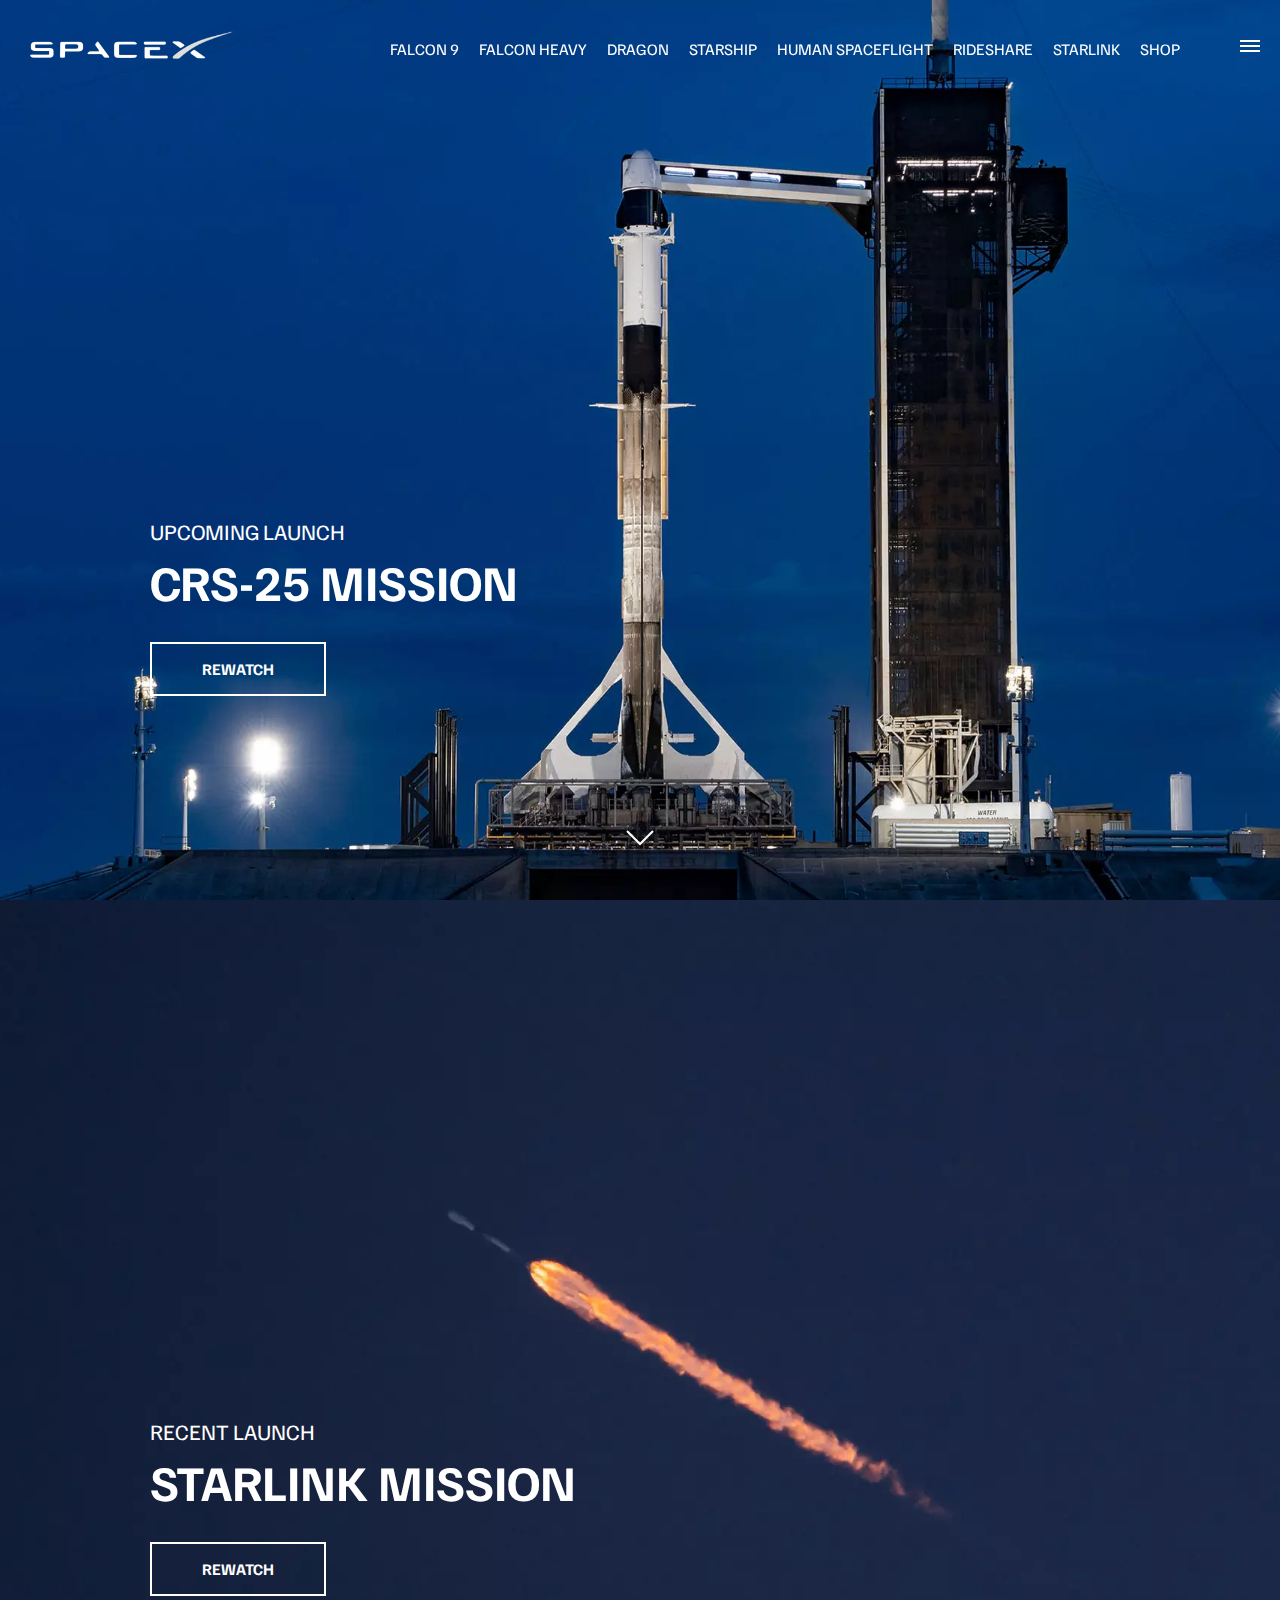
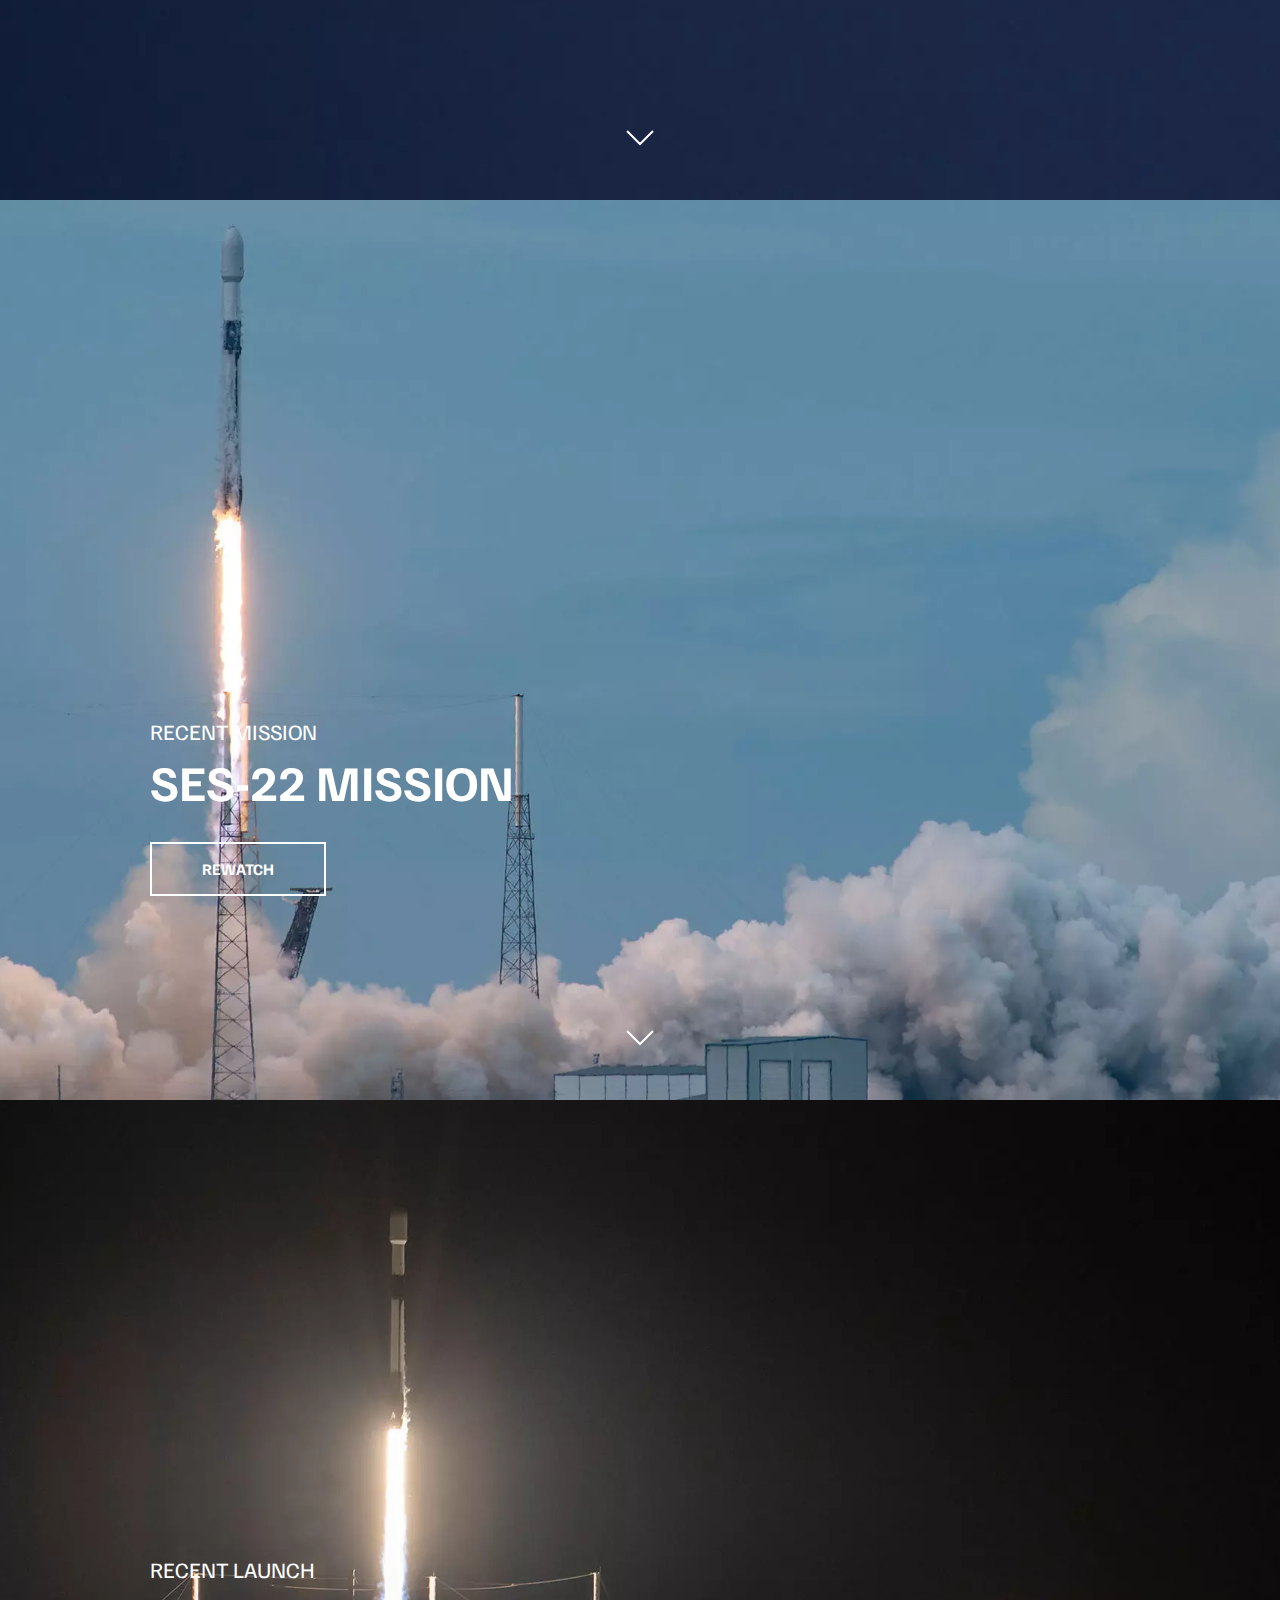
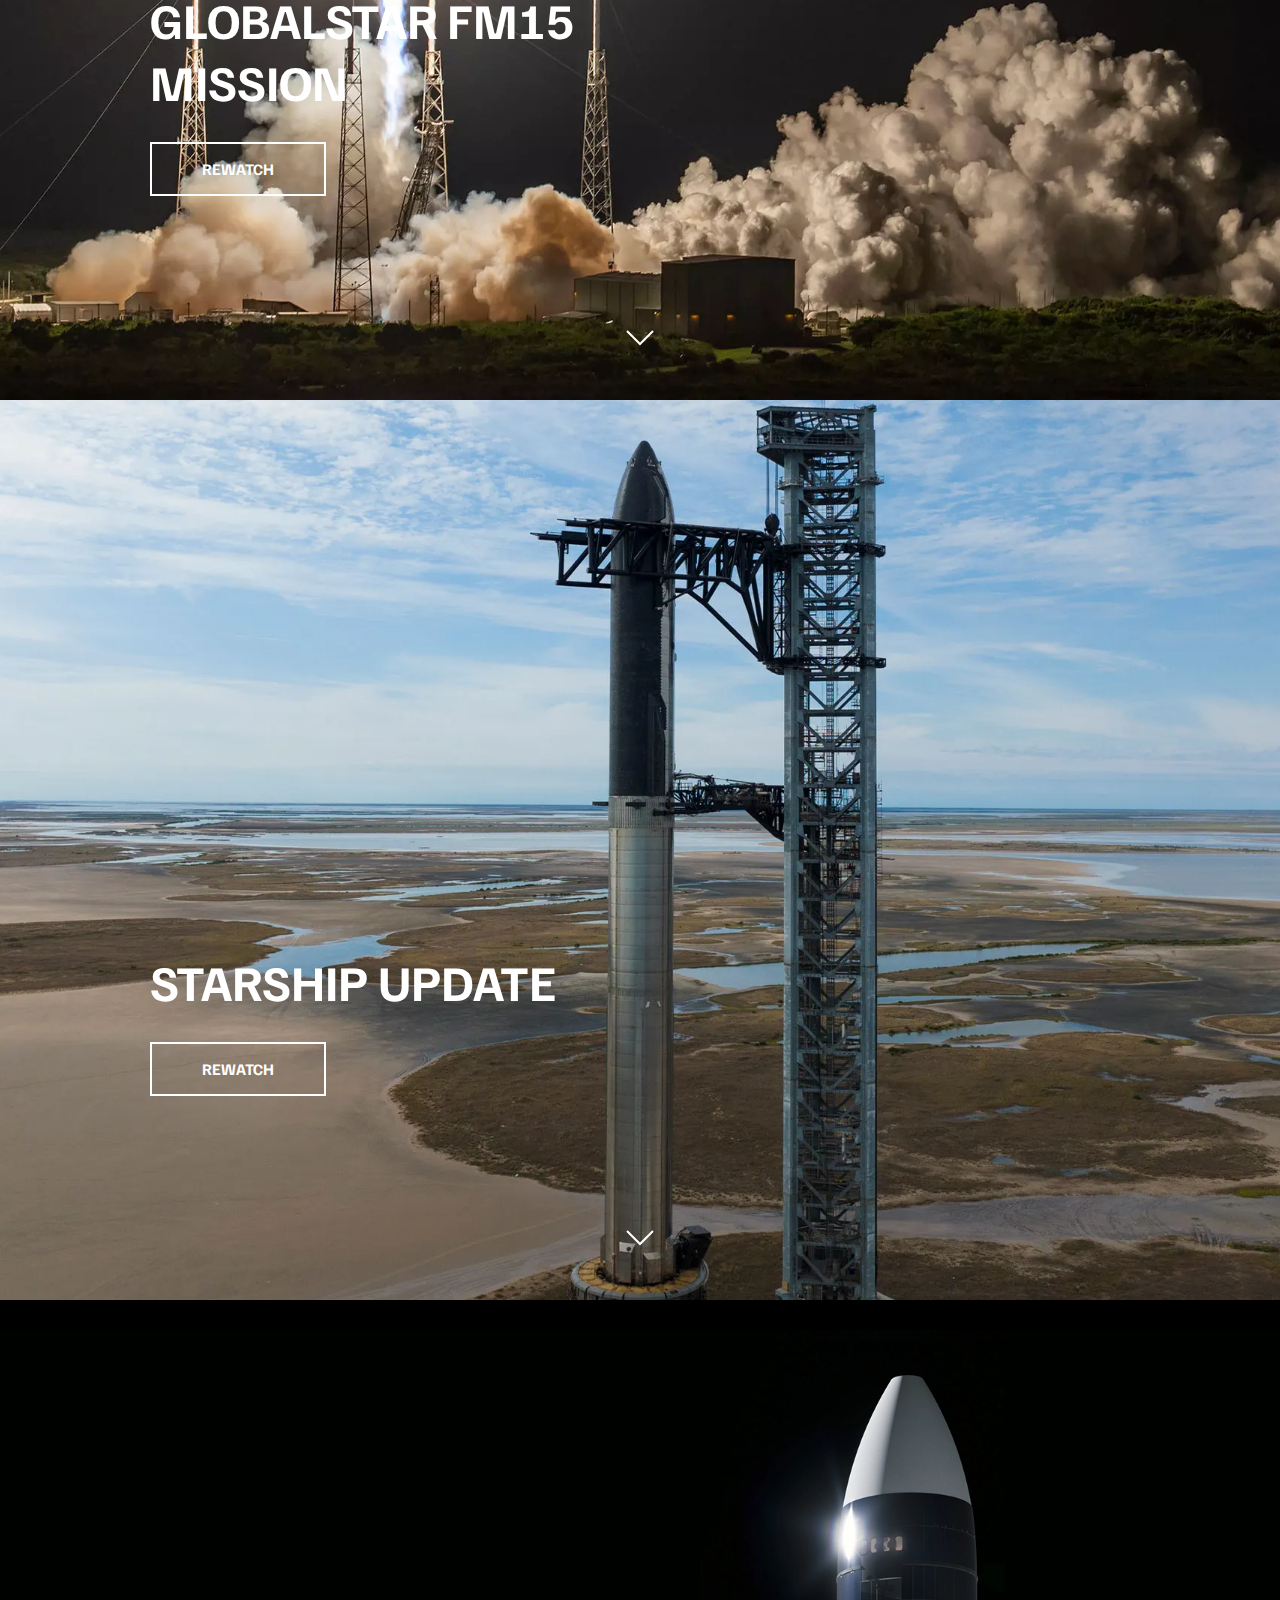
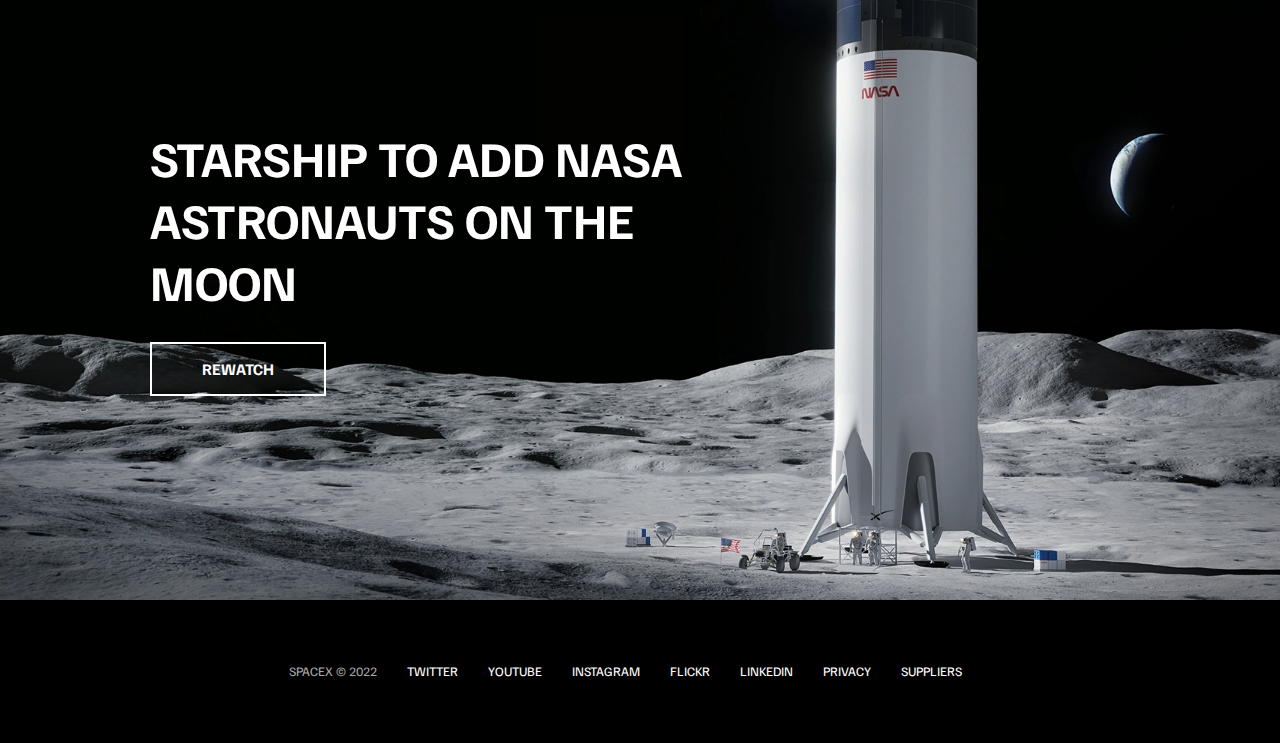
<file: index.html>
<!DOCTYPE html>
<html lang="en">
  <head>
    <meta charset="UTF-8" />
    <meta http-equiv="X-UA-Compatible" content="IE=edge" />
    <meta name="viewport" content="width=device-width, initial-scale=1.0" />
    <link rel="stylesheet" href="css/style.css" />
    <script src="js/script.js" defer></script>
    <title>SpaceX</title>
  </head>
  <body>
    <div id="overlay"></div>
    <div id="mobile-menu" class="mobile-main-menu">
      <ul>
        <li><a href="#">Mission</a></li>
        <li><a href="#">Launches</a></li>
        <li><a href="#">Careers</a></li>
        <li><a href="#">Updates</a></li>
        <li><a href="#">Shop</a></li>

        <li class="mobile-only"><a href="falcon9.html">Falcon 9</a></li>
        <li class="mobile-only">
          <a href="falcon-heavy.html">Falcon Heavy</a>
        </li>
        <li class="mobile-only"><a href="dragon.html">Dragon</a></li>
        <li class="mobile-only"><a href="#">Starship</a></li>
        <li class="mobile-only"><a href="#">Human Spaceflight</a></li>
        <li class="mobile-only"><a href="#">Rideshare</a></li>
        <li class="mobile-only"><a href="#">Starlink</a></li>
      </ul>
    </div>
    <header class="main-header">
      <div class="logo">
        <a href="index.html">
          <img src="img/logo.png" alt="SpaceX" />
        </a>
      </div>
      <nav class="desktop-main-menu">
        <ul>
          <li><a href="falcon9.html">Falcon 9</a></li>
          <li><a href="falcon-heavy.html">Falcon Heavy</a></li>
          <li><a href="dragon.html">Dragon</a></li>
          <li><a href="#">Starship</a></li>
          <li><a href="#">Human Spaceflight</a></li>
          <li><a href="#">Rideshare</a></li>
          <li><a href="#">Starlink</a></li>
          <li><a href="#">Shop</a></li>
        </ul>
      </nav>
    </header>

    <!-- Hamburger Menu -->
    <button id="menu-btn" class="hamburger" type="button">
      <span class="hamburger-top"></span>
      <span class="hamburger-middle"></span>
      <span class="hamburger-bottom"></span>
    </button>

    <!-- Section A -->
    <section class="section-a">
      <div class="section-inner">
        <h4>Upcoming Launch</h4>
        <h2>CRS-25 Mission</h2>
        <a href="#" class="btn">
          <div class="hover"></div>
          <span>Rewatch</span>
        </a>
      </div>

      <div class="scroll-arrow">
        <svg width="30px" height="20px">
          <path
            stroke="#ffffff"
            fill="none"
            stroke-width="2px"
            d="M2.000,5.000 L15.000, 18.000 L28.000,5.000 "
          ></path>
        </svg>
      </div>
    </section>

    <!-- Section B -->
    <section class="section-b">
      <div class="section-inner">
        <h4>Recent Launch</h4>
        <h2>Starlink Mission</h2>
        <a href="#" class="btn">
          <div class="hover"></div>
          <span>Rewatch</span>
        </a>
      </div>

      <div class="scroll-arrow">
        <svg width="30px" height="20px">
          <path
            stroke="#ffffff"
            fill="none"
            stroke-width="2px"
            d="M2.000,5.000 L15.000, 18.000 L28.000,5.000 "
          ></path>
        </svg>
      </div>
    </section>

    <!-- Section C -->
    <section class="section-c">
      <div class="section-inner">
        <h4>Recent Mission</h4>
        <h2>SES-22 Mission</h2>
        <a href="#" class="btn">
          <div class="hover"></div>
          <span>Rewatch</span>
        </a>
      </div>

      <div class="scroll-arrow">
        <svg width="30px" height="20px">
          <path
            stroke="#ffffff"
            fill="none"
            stroke-width="2px"
            d="M2.000,5.000 L15.000, 18.000 L28.000,5.000 "
          ></path>
        </svg>
      </div>
    </section>

    <!-- Section D -->
    <section class="section-d">
      <div class="section-inner">
        <h4>Recent Launch</h4>
        <h2>Globalstar FM15 Mission</h2>
        <a href="#" class="btn">
          <div class="hover"></div>
          <span>Rewatch</span>
        </a>
      </div>

      <div class="scroll-arrow">
        <svg width="30px" height="20px">
          <path
            stroke="#ffffff"
            fill="none"
            stroke-width="2px"
            d="M2.000,5.000 L15.000, 18.000 L28.000,5.000 "
          ></path>
        </svg>
      </div>
    </section>

    <!-- Section E -->
    <section class="section-e">
      <div class="section-inner">
        <h2>Starship Update</h2>
        <a href="#" class="btn">
          <div class="hover"></div>
          <span>Rewatch</span>
        </a>
      </div>

      <div class="scroll-arrow">
        <svg width="30px" height="20px">
          <path
            stroke="#ffffff"
            fill="none"
            stroke-width="2px"
            d="M2.000,5.000 L15.000, 18.000 L28.000,5.000 "
          ></path>
        </svg>
      </div>
    </section>

    <!-- Section F -->
    <section class="section-f">
      <div class="section-inner">
        <h2>Starship to add NASA astronauts on the moon</h2>
        <a href="#" class="btn">
          <div class="hover"></div>
          <span>Rewatch</span>
        </a>
      </div>
    </section>

    <footer>
      <ul>
        <li>SpaceX &copy; 2022</li>
        <li><a href="#">Twitter</a></li>
        <li><a href="#">Youtube</a></li>
        <li><a href="#">Instagram</a></li>
        <li><a href="#">Flickr</a></li>
        <li><a href="#">LinkedIn</a></li>
        <li><a href="#">Privacy</a></li>
        <li><a href="#">Suppliers</a></li>
      </ul>
    </footer>
  </body>
</html>
</file>
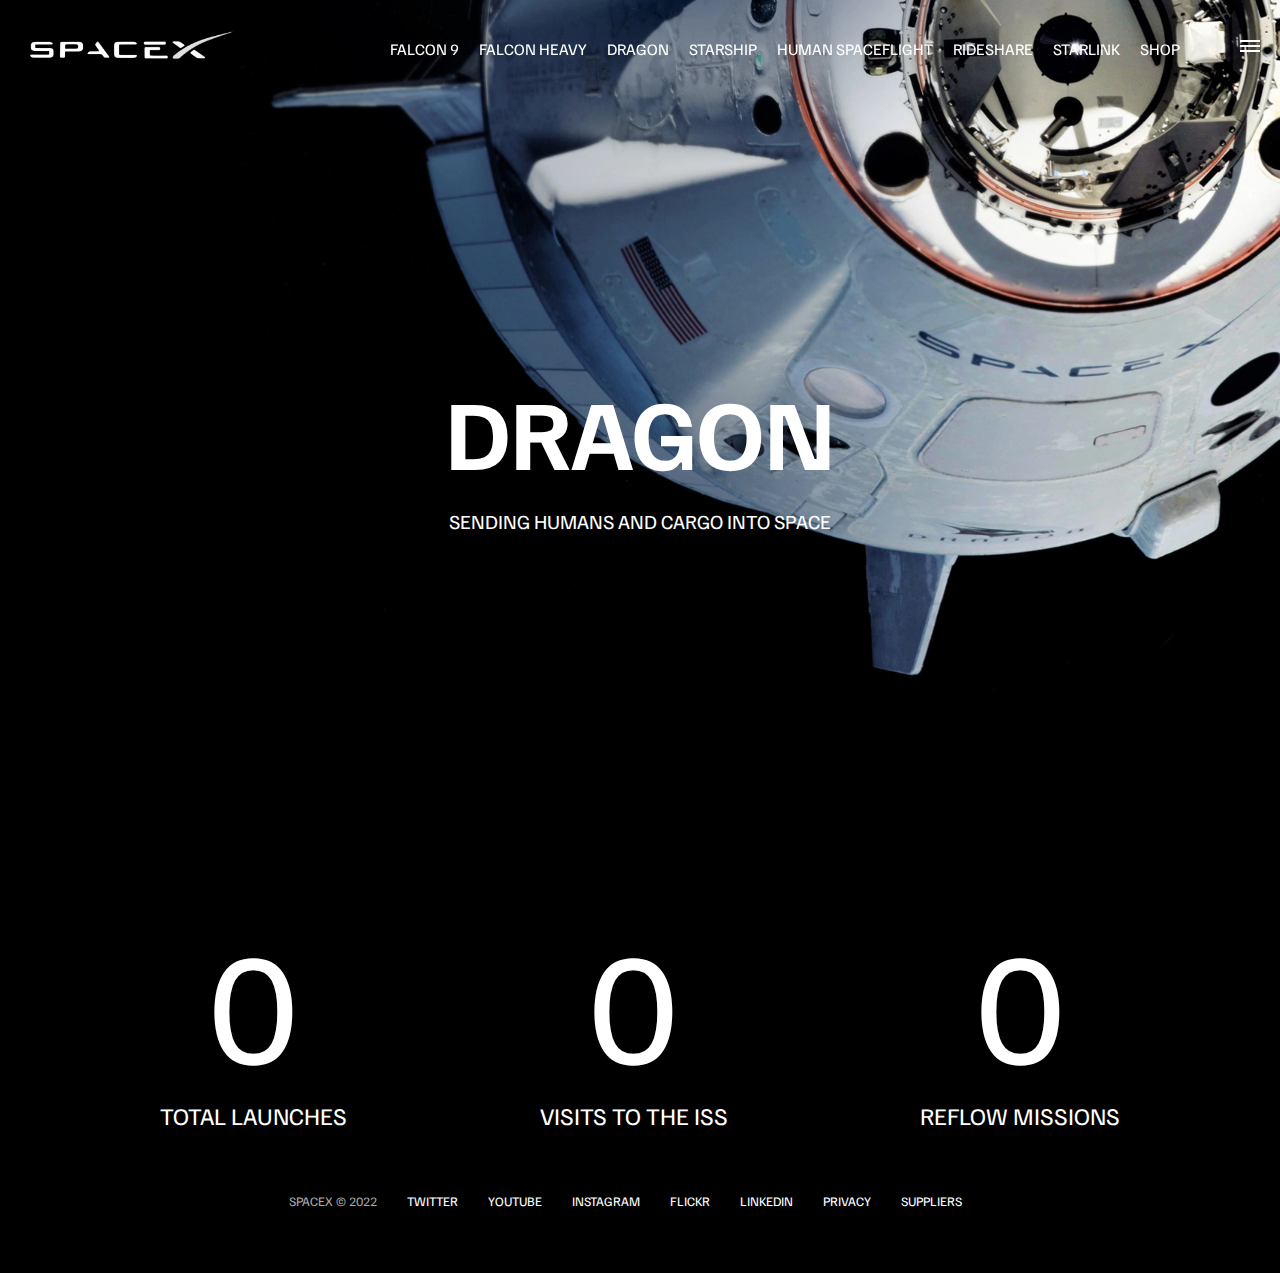
<file: dragon.html>
<!DOCTYPE html>
<html lang="en">
  <head>
    <meta charset="UTF-8" />
    <meta http-equiv="X-UA-Compatible" content="IE=edge" />
    <meta name="viewport" content="width=device-width, initial-scale=1.0" />
    <link rel="stylesheet" href="css/style.css" />
    <script src="js/script.js" defer></script>
    <title>SpaceX - Dragon</title>
  </head>
  <body>
    <div id="overlay"></div>
    <div id="mobile-menu" class="mobile-main-menu">
      <ul>
        <li><a href="#">Mission</a></li>
        <li><a href="#">Launches</a></li>
        <li><a href="#">Careers</a></li>
        <li><a href="#">Updates</a></li>
        <li><a href="#">Shop</a></li>

        <li class="mobile-only"><a href="falcon9.html">Falcon 9</a></li>
        <li class="mobile-only">
          <a href="falcon-heavy.html">Falcon Heavy</a>
        </li>
        <li class="mobile-only"><a href="dragon.html">Dragon</a></li>
        <li class="mobile-only"><a href="#">Starship</a></li>
        <li class="mobile-only"><a href="#">Human Spaceflight</a></li>
        <li class="mobile-only"><a href="#">Rideshare</a></li>
        <li class="mobile-only"><a href="#">Starlink</a></li>
      </ul>
    </div>
    <header class="main-header">
      <div class="logo">
        <a href="index.html">
          <img src="img/logo.png" alt="SpaceX" />
        </a>
      </div>
      <nav class="desktop-main-menu">
        <ul>
          <li><a href="falcon9.html">Falcon 9</a></li>
          <li><a href="falcon-heavy.html">Falcon Heavy</a></li>
          <li><a href="dragon.html">Dragon</a></li>
          <li><a href="#">Starship</a></li>
          <li><a href="#">Human Spaceflight</a></li>
          <li><a href="#">Rideshare</a></li>
          <li><a href="#">Starlink</a></li>
          <li><a href="#">Shop</a></li>
        </ul>
      </nav>
    </header>

    <!-- Hamburger Menu -->
    <button id="menu-btn" class="hamburger" type="button">
      <span class="hamburger-top"></span>
      <span class="hamburger-middle"></span>
      <span class="hamburger-bottom"></span>
    </button>

    <section class="section-animate bg-dragon"></section>
    <div class="section-inner-center">
      <h3>Dragon</h3>
      <p>Sending humans and cargo into space</p>
    </div>

    <div class="stats">
      <div>
        <span class="counter" data-target="34">0</span>
        <h4>Total Launches</h4>
      </div>
      <div>
        <span class="counter" data-target="31">0</span>
        <h4>Visits to the ISS</h4>
      </div>
      <div>
        <span class="counter" data-target="13">0</span>
        <h4>Reflow Missions</h4>
      </div>
    </div>

    <footer>
      <ul>
        <li>SpaceX &copy; 2022</li>
        <li><a href="#">Twitter</a></li>
        <li><a href="#">Youtube</a></li>
        <li><a href="#">Instagram</a></li>
        <li><a href="#">Flickr</a></li>
        <li><a href="#">LinkedIn</a></li>
        <li><a href="#">Privacy</a></li>
        <li><a href="#">Suppliers</a></li>
      </ul>
    </footer>
  </body>
</html>
</file>
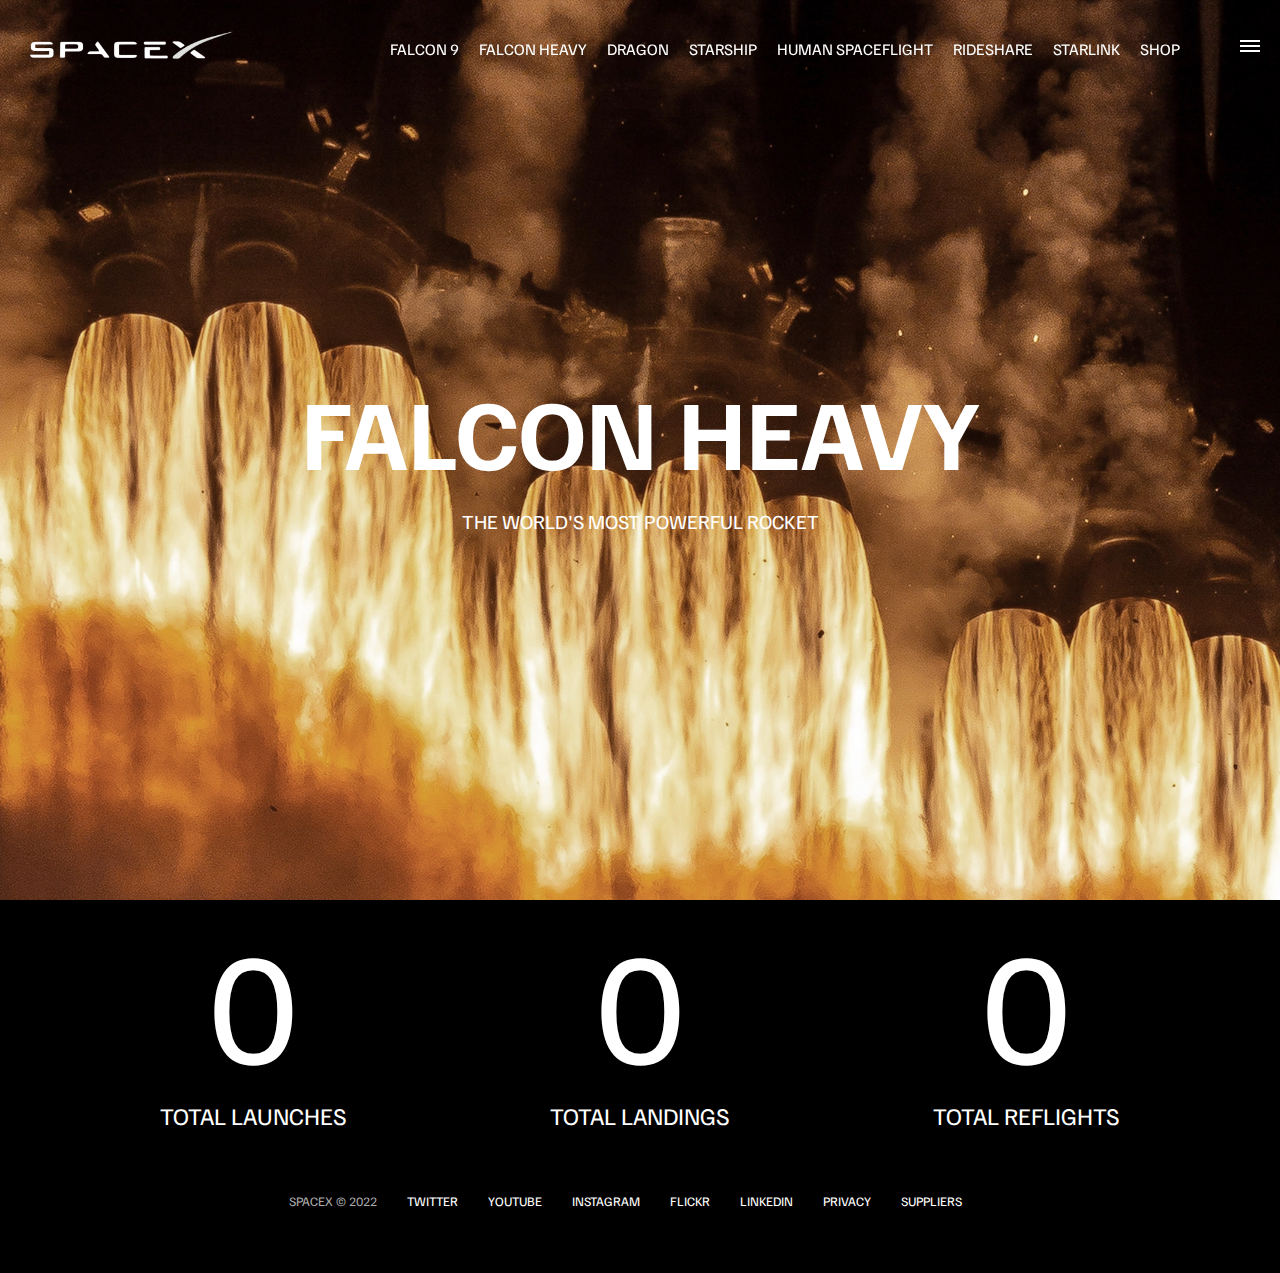
<file: falcon-heavy.html>
<!DOCTYPE html>
<html lang="en">
  <head>
    <meta charset="UTF-8" />
    <meta http-equiv="X-UA-Compatible" content="IE=edge" />
    <meta name="viewport" content="width=device-width, initial-scale=1.0" />
    <link rel="stylesheet" href="css/style.css" />
    <script src="js/script.js" defer></script>
    <title>SpaceX - Falcon Heavy</title>
  </head>
  <body>
    <div id="overlay"></div>
    <div id="mobile-menu" class="mobile-main-menu">
      <ul>
        <li><a href="#">Mission</a></li>
        <li><a href="#">Launches</a></li>
        <li><a href="#">Careers</a></li>
        <li><a href="#">Updates</a></li>
        <li><a href="#">Shop</a></li>

        <li class="mobile-only"><a href="falcon9.html">Falcon 9</a></li>
        <li class="mobile-only">
          <a href="falcon-heavy.html">Falcon Heavy</a>
        </li>
        <li class="mobile-only"><a href="dragon.html">Dragon</a></li>
        <li class="mobile-only"><a href="#">Starship</a></li>
        <li class="mobile-only"><a href="#">Human Spaceflight</a></li>
        <li class="mobile-only"><a href="#">Rideshare</a></li>
        <li class="mobile-only"><a href="#">Starlink</a></li>
      </ul>
    </div>
    <header class="main-header">
      <div class="logo">
        <a href="index.html">
          <img src="img/logo.png" alt="SpaceX" />
        </a>
      </div>
      <nav class="desktop-main-menu">
        <ul>
          <li><a href="falcon9.html">Falcon 9</a></li>
          <li><a href="falcon-heavy.html">Falcon Heavy</a></li>
          <li><a href="dragon.html">Dragon</a></li>
          <li><a href="#">Starship</a></li>
          <li><a href="#">Human Spaceflight</a></li>
          <li><a href="#">Rideshare</a></li>
          <li><a href="#">Starlink</a></li>
          <li><a href="#">Shop</a></li>
        </ul>
      </nav>
    </header>

    <!-- Hamburger Menu -->
    <button id="menu-btn" class="hamburger" type="button">
      <span class="hamburger-top"></span>
      <span class="hamburger-middle"></span>
      <span class="hamburger-bottom"></span>
    </button>

    <section class="section-animate bg-falcon-heavy"></section>
    <div class="section-inner-center">
      <h3>Falcon Heavy</h3>
      <p>The world's most powerful rocket</p>
    </div>

    <div class="stats">
      <div>
        <span class="counter" data-target="3">0</span>
        <h4>Total Launches</h4>
      </div>
      <div>
        <span class="counter" data-target="7">0</span>
        <h4>Total Landings</h4>
      </div>
      <div>
        <span class="counter" data-target="4">0</span>
        <h4>Total Reflights</h4>
      </div>
    </div>

    <footer>
      <ul>
        <li>SpaceX &copy; 2022</li>
        <li><a href="#">Twitter</a></li>
        <li><a href="#">Youtube</a></li>
        <li><a href="#">Instagram</a></li>
        <li><a href="#">Flickr</a></li>
        <li><a href="#">LinkedIn</a></li>
        <li><a href="#">Privacy</a></li>
        <li><a href="#">Suppliers</a></li>
      </ul>
    </footer>
  </body>
</html>
</file>
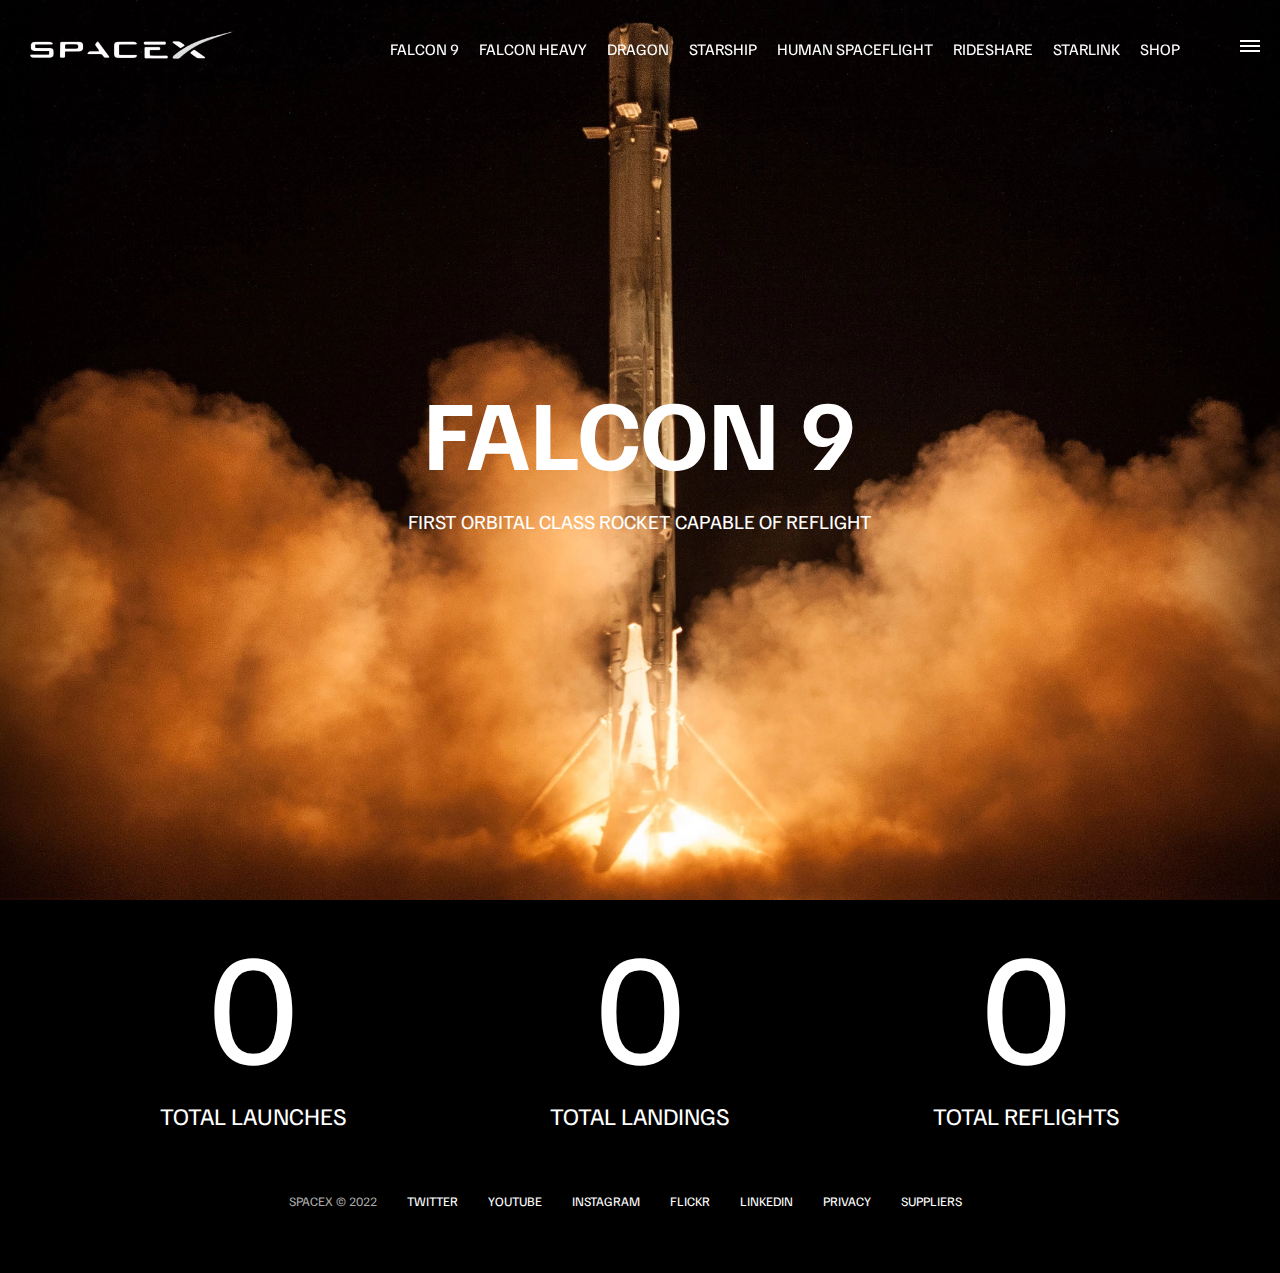
<file: falcon9.html>
<!DOCTYPE html>
<html lang="en">
  <head>
    <meta charset="UTF-8" />
    <meta http-equiv="X-UA-Compatible" content="IE=edge" />
    <meta name="viewport" content="width=device-width, initial-scale=1.0" />
    <link rel="stylesheet" href="css/style.css" />
    <script src="js/script.js" defer></script>
    <title>SpaceX - Falcon 9</title>
  </head>
  <body>
    <div id="overlay"></div>
    <div id="mobile-menu" class="mobile-main-menu">
      <ul>
        <li><a href="#">Mission</a></li>
        <li><a href="#">Launches</a></li>
        <li><a href="#">Careers</a></li>
        <li><a href="#">Updates</a></li>
        <li><a href="#">Shop</a></li>

        <li class="mobile-only"><a href="falcon9.html">Falcon 9</a></li>
        <li class="mobile-only">
          <a href="falcon-heavy.html">Falcon Heavy</a>
        </li>
        <li class="mobile-only"><a href="dragon.html">Dragon</a></li>
        <li class="mobile-only"><a href="#">Starship</a></li>
        <li class="mobile-only"><a href="#">Human Spaceflight</a></li>
        <li class="mobile-only"><a href="#">Rideshare</a></li>
        <li class="mobile-only"><a href="#">Starlink</a></li>
      </ul>
    </div>
    <header class="main-header">
      <div class="logo">
        <a href="index.html">
          <img src="img/logo.png" alt="SpaceX" />
        </a>
      </div>
      <nav class="desktop-main-menu">
        <ul>
          <li><a href="falcon9.html">Falcon 9</a></li>
          <li><a href="falcon-heavy.html">Falcon Heavy</a></li>
          <li><a href="dragon.html">Dragon</a></li>
          <li><a href="#">Starship</a></li>
          <li><a href="#">Human Spaceflight</a></li>
          <li><a href="#">Rideshare</a></li>
          <li><a href="#">Starlink</a></li>
          <li><a href="#">Shop</a></li>
        </ul>
      </nav>
    </header>

    <!-- Hamburger Menu -->
    <button id="menu-btn" class="hamburger" type="button">
      <span class="hamburger-top"></span>
      <span class="hamburger-middle"></span>
      <span class="hamburger-bottom"></span>
    </button>

    <section class="section-animate bg-falcon-9"></section>
    <div class="section-inner-center">
      <h3>Falcon 9</h3>
      <p>First orbital class rocket capable of reflight</p>
    </div>

    <div class="stats">
      <div>
        <span class="counter" data-target="3">0</span>
        <h4>Total Launches</h4>
      </div>
      <div>
        <span class="counter" data-target="7">0</span>
        <h4>Total Landings</h4>
      </div>
      <div>
        <span class="counter" data-target="4">0</span>
        <h4>Total Reflights</h4>
      </div>
    </div>

    <footer>
      <ul>
        <li>SpaceX &copy; 2022</li>
        <li><a href="#">Twitter</a></li>
        <li><a href="#">Youtube</a></li>
        <li><a href="#">Instagram</a></li>
        <li><a href="#">Flickr</a></li>
        <li><a href="#">LinkedIn</a></li>
        <li><a href="#">Privacy</a></li>
        <li><a href="#">Suppliers</a></li>
      </ul>
    </footer>
  </body>
</html>
</file>
<file: css/style.css>
@import url('https://fonts.googleapis.com/css2?family=Familjen+Grotesk:wght@400;600;700&display=swap');

*,
*::before,
*::after {
  margin: 0;
  padding: 0;
  box-sizing: border-box;
}

body {
  font-family: 'Familjen Grotesk', sans-serif;
  background: #000;
  color: #fff;
}

a {
  text-decoration: none;
  color: #fff;
}

ul {
  list-style: none;
}

/* Header/Navbar */
.main-header {
  position: fixed;
  top: 0;
  left: 0;
  width: 100%;
  z-index: 3;
  display: flex;
  justify-content: space-between;
  align-items: center;
  text-transform: uppercase;
  height: 100px;
  padding: 0 30px;
}

/* Logo */
.logo {
  width: 210px;
  height: auto;
}

.logo img {
  display: block;
  width: 100%;
  height: auto;
}

/* Desktop Menu */
.desktop-main-menu {
  margin-right: 50px;
}

.desktop-main-menu ul {
  display: flex;
}

.desktop-main-menu ul li {
  position: relative;
  margin-right: 20px;
  padding-bottom: 2px;
}

/* Menu item bottom border */
.desktop-main-menu ul li a::after {
  content: '';
  position: absolute;
  bottom: 0;
  left: 0;
  width: 100%;
  height: 1px;
  background: #fff;
  transform: scaleX(0);
  transition: transform 0.6s cubic-bezier(0.19, 1, 0.22, 1);
  transform-origin: right center;
}

.desktop-main-menu ul li a:hover::after {
  transform: scaleX(1);
  transform-origin: left center;
  transition-duration: 0.4s;
}

/* Sections */
section {
  position: relative;
  height: 100vh;
  background-position: center center;
  background-repeat: no-repeat;
  background-size: cover;
  text-transform: uppercase;
}

.section-inner {
  position: absolute;
  bottom: 200px;
  left: 150px;
  max-width: 560px;
}

.section-inner h4 {
  font-size: 22px;
  margin-bottom: 5px;
  font-weight: 300;
  animation: fadeInUp 0.5s ease-in-out;
}

.section-inner h2 {
  font-size: 50px;
  font-weight: 700;
  margin-bottom: 20px;
  animation: fadeInUp 0.5s ease-in-out 0.2s;
  animation-fill-mode: both;
}

.section-inner a {
  animation: fadeInUp 0.5s ease-in-out 0.4s;
  animation-fill-mode: both;
}

/* Background images */
.section-a {
  background-image: url('../img/section-a.webp');
}
.section-b {
  background-image: url('../img/section-b.webp');
}
.section-c {
  background-image: url('../img/section-c.webp');
}
.section-d {
  background-image: url('../img/section-d.webp');
}
.section-e {
  background-image: url('../img/section-e.webp');
}
.section-f {
  background-image: url('../img/section-f.webp');
}

.btn {
  position: relative;
  display: inline-block;
  cursor: pointer;
  text-align: center;
  min-width: 130px;
  padding: 15px 50px;
  margin-top: 10px;
  border: 2px solid #fff;
  text-transform: uppercase;
  font-weight: bold;
  overflow: hidden;
  z-index: 2;
}

.btn:hover span {
  color: #000;
}

.btn .hover {
  position: absolute;
  top: 0;
  left: 0;
  width: 100%;
  height: 100%;
  background-color: #fff;
  color: #000;
  z-index: -1;
  transform: translateY(100%);
  transition: transform 0.6s cubic-bezier(0.19, 1, 0.22, 1);
}

.btn:hover .hover {
  transform: translateY(0);
}

.scroll-arrow {
  position: absolute;
  bottom: 50px;
  left: 50%;
  transform: translateX(-50%);
  animation: fadeBounce 5s infinite;
}

/* Footer */
footer {
  position: relative;
  padding: 55px 0;
}

footer ul {
  display: flex;
  justify-content: center;
  align-items: center;
  flex-wrap: wrap;
}

footer ul li {
  margin-right: 30px;
  color: #aaa;
  text-transform: uppercase;
  font-size: 13px;
  line-height: 2.5;
}

footer ul li a {
  color: #fff;
  transition: color 0.6s;
}

footer ul li a:hover {
  color: #aaa;
}

/* Hamburger Menu */
.hamburger {
  position: fixed;
  top: 40px;
  right: 20px;
  z-index: 10;
  cursor: pointer;
  width: 20px;
  height: 20px;
  background: none;
  border: none;
}

.hamburger-top,
.hamburger-middle,
.hamburger-bottom {
  position: absolute;
  width: 20px;
  height: 2px;
  top: 0;
  left: 0;
  background: #fff;
  transition: all 0.5s;
}

.hamburger-middle {
  transform: translateY(5px);
}

.hamburger-bottom {
  transform: translateY(10px);
}

/* Transition Hamburger to X when open */
.open {
  transform: rotate(90deg);
}

.open .hamburger-top {
  transform: rotate(45deg) translateY(6px) translateX(6px);
}

.open .hamburger-middle {
  display: none;
}

.open .hamburger-bottom {
  transform: rotate(-45deg) translateY(6px) translateX(-6px);
}

/* Overlay */
.overlay-show {
  position: fixed;
  top: 0;
  left: 0;
  width: 100%;
  height: 100%;
  background: rgba(0, 0, 0, 0.5);
  z-index: 3;
}

/* Stop body scroll */
.stop-scrolling {
  overflow: hidden;
}

/* hide mobile main menu items */
.mobile-only {
  display: none;
}

/* Mobile menu */
.mobile-main-menu {
  position: fixed;
  top: 0;
  right: 0;
  width: 350px;
  height: 100%;
  background: #000;
  z-index: 4;
  display: flex;
  align-items: center;
  justify-content: center;
  transform: translateX(100%);
  transition: transform 0.6s cubic-bezier(0.19, 1, 0.22, 1);
}

/* Bring menu from right */
.show-menu {
  transform: translateX(0);
}

.mobile-main-menu ul {
  display: flex;
  flex-direction: column;
  align-items: end;
  justify-content: center;
  padding: 50px;
  width: 100%;
}

.mobile-main-menu ul li {
  margin-bottom: 20px;
  font-size: 18px;
  text-transform: uppercase;
  border-bottom: 1px #555 dotted;
  width: 100%;
  text-align: right;
  padding-bottom: 8px;
}

.mobile-main-menu ul li a {
  color: #fff;
  transition: color 0.6s;
}

.mobile-main-menu ul li a:hover {
  color: #aaa;
}

/* Inner Pages */
.bg-falcon-9 {
  background-image: url('../img/falcon-9.webp');
}

.bg-falcon-heavy {
  background-image: url('../img/falcon-heavy.webp');
}

.bg-dragon {
  background-image: url('../img/dragon.webp');
}

.section-animate {
  animation: fadeIn 2s ease-in-out;
}

.section-inner-center {
  position: absolute;
  top: 50%;
  left: 50%;
  transform: translate(-50%, -50%);
  text-transform: uppercase;
  text-align: center;
  width: 80%;
}

.section-inner-center h3 {
  font-size: 100px;
  margin-bottom: 15px;
  animation: fadeInUp 0.5s ease-in-out;
}

.section-inner-center p {
  font-size: 20px;
  animation: fadeInUp 0.5s ease-in-out 0.2s;
  animation-fill-mode: both;
}

/* Stats */
.stats {
  max-width: 960px;
  margin: 0 auto;
  display: flex;
  align-items: center;
  justify-content: space-between;
  text-align: center;
  text-transform: uppercase;
}

.stats div span {
  font-size: 160px;
}

.stats div h4 {
  font-size: 24px;
  font-weight: 300;
}

/* Animations */

@keyframes fadeInUp {
  0% {
    opacity: 0;
    transform: translateY(140px);
  }

  100% {
    opacity: 1;
    transform: translateY(0);
  }
}

@keyframes fadeIn {
  0% {
    opacity: 0;
  }

  100% {
    opacity: 1;
  }
}

@keyframes fadeBounce {
  0%,
  20%,
  50%,
  80%,
  100% {
    opacity: 0;
    transform: translateY(-20px);
  }

  40% {
    opacity: 1;
    transform: translateY(0);
  }
}

/* Media Queries */

@media (max-width: 960px) {
  /* hide desktop menu */
  .desktop-main-menu {
    display: none;
  }

  /* show main mobile items */
  .mobile-only {
    display: block;
  }

  .section-inner-center h3 {
    font-size: 75px;
  }
}

@media (max-width: 600px) {
  .section-inner {
    bottom: 75px;
    left: 20px;
  }

  .section-inner h2 {
    font-size: 40px;
  }

  footer ul li:first-child {
    position: absolute;
    top: 30px;
    left: 50%;
    transform: translate(-50%, -50%);
  }

  footer ul li {
    margin-right: 15px;
  }

  .logo {
    width: 150px;
    margin: auto;
  }

  .section-inner-center h3 {
    font-size: 50px;
  }

  /* Stats */
  .stats {
    flex-direction: column;
  }

  .stats div {
    margin-bottom: 20px;
  }
}
</file>
